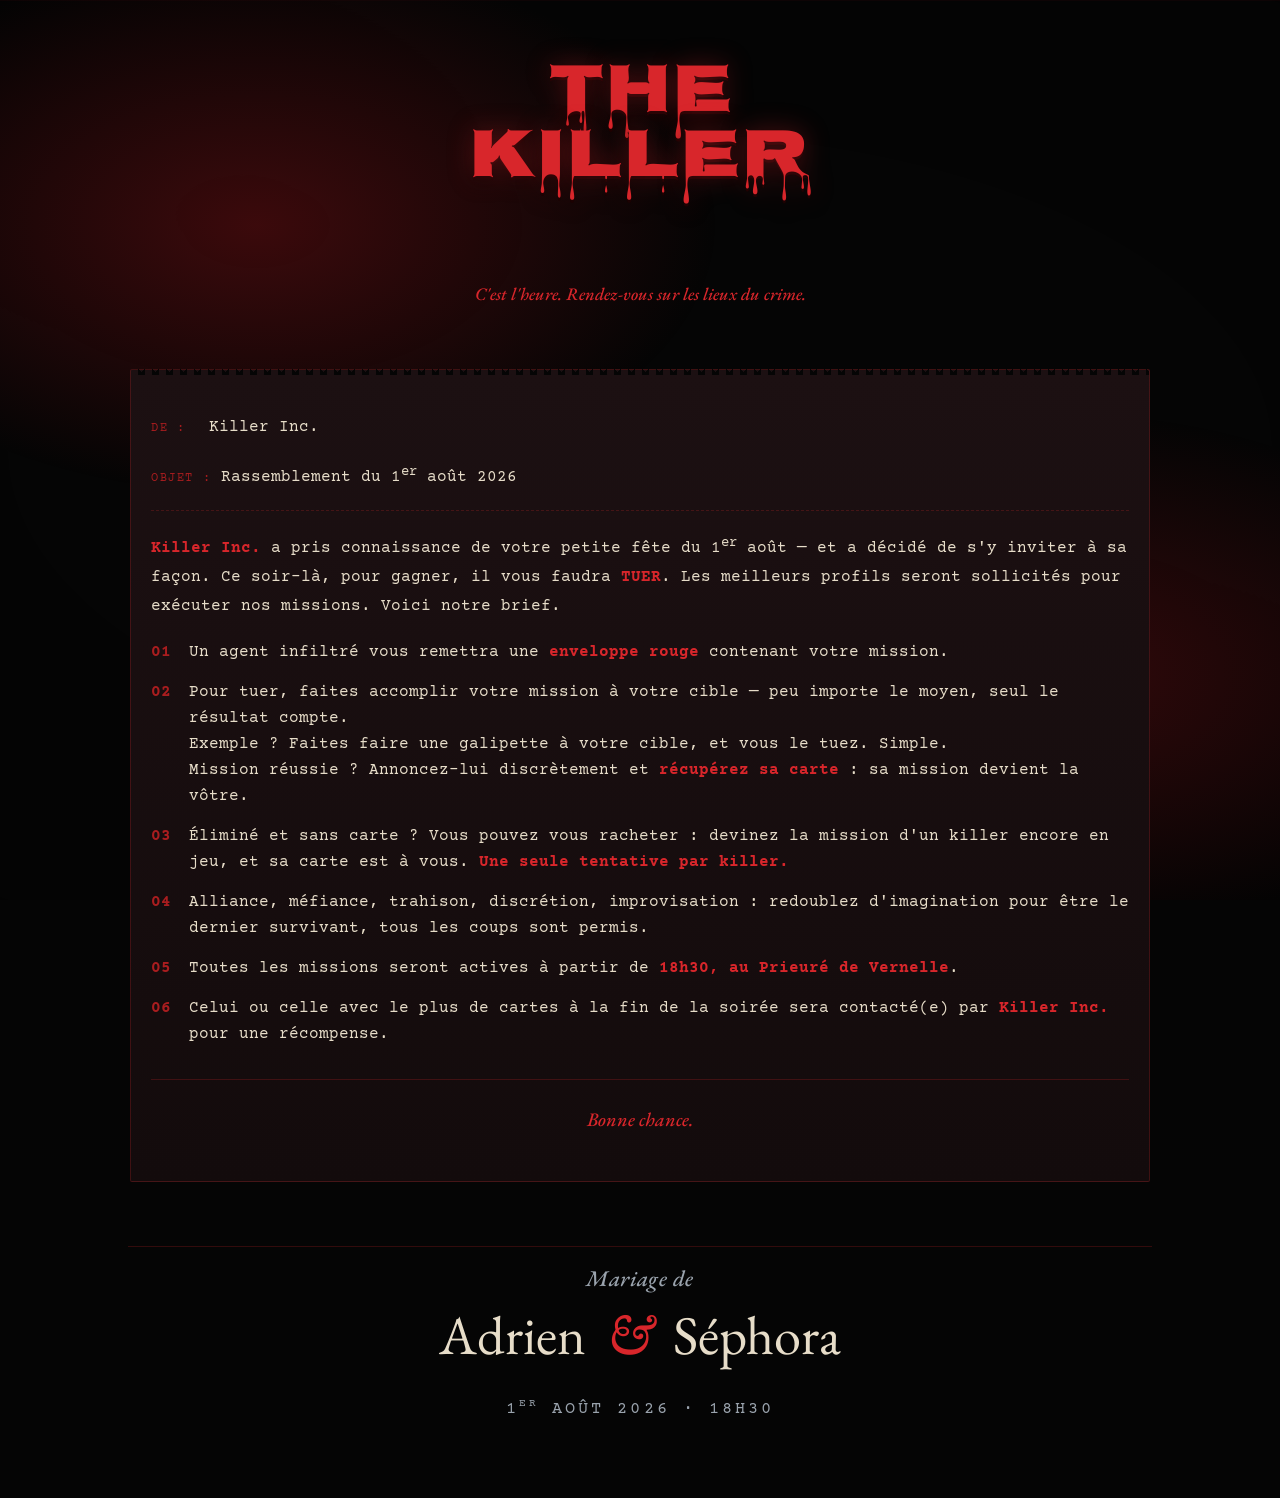
<file: index.html>
<!doctype html>
<html lang="fr">
<head>
<meta charset="UTF-8">
<meta name="viewport" content="width=device-width, initial-scale=1">
<title>The Killer — Mariage d'Adrien &amp; Séphora</title>
<meta name="description" content="Save the date : le mariage d'Adrien et Séphora, le 1er août 2026 à 18h30. Thème « The Killer ». Compte à rebours avant le grand jour.">

<meta property="og:type" content="website">
<meta property="og:title" content="The Killer — Mariage d'Adrien &amp; Séphora">
<meta property="og:description" content="Save the date : 1er août 2026, 18h30. Compte à rebours avant le grand jour.">
<meta property="og:image" content="https://remy-v.github.io/the-killer-invitation/og-image.svg">
<meta property="og:image:width" content="1200">
<meta property="og:image:height" content="630">
<meta property="og:image:alt" content="The Killer — Mariage d'Adrien &amp; Séphora">
<meta property="og:url" content="https://remy-v.github.io/the-killer-invitation/">
<meta property="og:locale" content="fr_FR">

<meta name="twitter:card" content="summary_large_image">
<meta name="twitter:title" content="The Killer — Mariage d'Adrien &amp; Séphora">
<meta name="twitter:description" content="Save the date : 1er août 2026, 18h30.">
<meta name="twitter:image" content="https://remy-v.github.io/the-killer-invitation/og-image.svg">

<meta name="theme-color" content="#050505">
<link rel="stylesheet" href="fonts.css">
</head>
<body>
<style>

:root{
  --void:#050505;
  --panel:#130b0c;
  --panel-2:#1c1012;
  --blood-deep:#5c0c10;
  --blood:#a91d1f;
  --blood-bright:#d8262b;
  --bone:#e7ddc9;
  --steel:#9aa3ad;
  --steel-dim:#5b636b;
  --hair:rgba(216,38,43,0.22);
}

*{box-sizing:border-box;}
html,body{margin:0;padding:0;}
body{
  background:var(--void);
  color:var(--bone);
  font-family:'EB Garamond',Georgia,serif;
  overflow-x:hidden;
  -webkit-font-smoothing:antialiased;
}

/* ---------- ambient background ---------- */
body::before{
  content:"";
  position:fixed;
  inset:0;
  z-index:-1;
  pointer-events:none;
  background:
    radial-gradient(ellipse 60% 50% at 20% 25%, rgba(120,16,20,.48), transparent 60%),
    radial-gradient(ellipse 55% 45% at 82% 75%, rgba(120,16,20,.4), transparent 65%),
    radial-gradient(ellipse 140% 100% at 50% 50%, transparent 35%, rgba(0,0,0,.5) 100%);
  background-repeat:no-repeat;
  animation:ambientDrift 22s ease-in-out infinite alternate;
}
body::after{
  content:"";
  position:fixed;
  inset:0;
  z-index:-1;
  pointer-events:none;
  background:radial-gradient(ellipse 170% 130% at 50% 35%, rgba(216,38,43,.55), transparent 65%);
  opacity:0;
  mix-blend-mode:screen;
  animation:heartbeat 3s ease-in-out infinite;
}
@keyframes ambientDrift{
  0%{transform:scale(1) translate(0,0);}
  100%{transform:scale(1.14) translate(-4%,-3%);}
}
@keyframes heartbeat{
  0%,6%,15%,100%{opacity:0;}
  3%{opacity:.07;}
  12%{opacity:.045;}
}
@media (prefers-reduced-motion:reduce){
  body::before,body::after{animation:none;}
  body::after{opacity:0;}
}

/* ---------- sticky header ---------- */
.sticky-header{
  position:fixed;
  top:0;left:0;right:0;
  z-index:20;
  display:flex;
  align-items:center;
  justify-content:center;
  padding:.65em 1em;
  background:rgba(5,5,5,.88);
  -webkit-backdrop-filter:blur(6px);
  backdrop-filter:blur(6px);
  border-bottom:1px solid var(--hair);
  transform:translateY(-100%);
  transition:transform .3s ease;
}
.sticky-header.is-visible{transform:translateY(0);}
.sticky-header__title{
  margin:0;
  font-family:'Nosifer','EB Garamond',serif;
  font-weight:400;
  font-size:clamp(1rem,4vw,1.3rem);
  color:var(--blood-bright);
  white-space:nowrap;
  text-shadow:0 0 12px rgba(216,38,43,.4);
}
@media (prefers-reduced-motion:reduce){
  .sticky-header{transition:none;}
}

.stage{
  max-width:1120px;
  margin:0 auto;
  padding:clamp(1.5rem,5vw,4rem) clamp(1.25rem,5vw,3rem) clamp(3rem,8vw,5rem);
  display:flex;
  flex-direction:column;
  gap:clamp(2.5rem,6vw,4rem);
}

/* ---------- hero ---------- */
.hero{
  text-align:center;
}
.title{
  margin:0;
  font-family:'Nosifer','EB Garamond',serif;
  font-weight:400;
  line-height:.92;
  font-size:clamp(2.2rem,8vw,4.4rem);
  color:var(--blood-bright);
  text-shadow:
    0 0 26px rgba(216,38,43,.35),
    0 3px 0 #1a0304,
    0 6px 18px rgba(0,0,0,.7);
}

/* ---------- invite ---------- */
.invite{
  text-align:center;
  padding-top:clamp(.5rem,2vw,1rem);
  border-top:1px solid var(--hair);
}
.invite__lead{
  margin:0 0 .25em;
  font-style:italic;
  font-weight:500;
  font-size:clamp(1.05rem,3vw,1.4rem);
  color:var(--steel);
  letter-spacing:.02em;
}
.invite__names{
  margin:0 0 .5em;
  font-weight:400;
  font-size:clamp(2.1rem,6.5vw,3.4rem);
  color:var(--bone);
}
.invite__names .amp{
  font-style:italic;
  font-weight:500;
  color:var(--blood-bright);
  padding:0 .18em;
}
.invite__date{
  margin:0;
  font-family:'Courier Prime',ui-monospace,monospace;
  font-size:clamp(.85rem,2.4vw,1.05rem);
  letter-spacing:.18em;
  text-transform:uppercase;
  color:var(--steel);
}
.invite__date sup{font-size:.65em;}

/* ---------- countdown (terminal) ---------- */
.terminal{
  position:relative;
  background:var(--void);
  border:1px solid var(--hair);
  border-radius:2px;
  padding:clamp(1.5rem,5vw,2rem);
  font-family:'Courier Prime',ui-monospace,monospace;
  overflow:hidden;
}
.terminal::after{
  content:"";
  position:absolute;inset:0;
  background:repeating-linear-gradient(
    to bottom,
    rgba(216,38,43,.035) 0px,
    rgba(216,38,43,.035) 1px,
    transparent 1px,
    transparent 3px
  );
  pointer-events:none;
  animation:scan 9s linear infinite;
}
.terminal__head{
  display:flex;
  justify-content:space-between;
  font-size:.66rem;
  letter-spacing:.1em;
  text-transform:uppercase;
  color:var(--steel-dim);
  margin-bottom:1em;
  padding-bottom:.8em;
  border-bottom:1px dashed var(--hair);
}
.terminal__line{
  font-size:clamp(1rem,4vw,1.35rem);
  font-variant-numeric:tabular-nums;
  color:var(--blood-bright);
  margin:0 0 .5em;
  line-height:1.5;
}
.terminal__line:last-child{margin-bottom:0;}
.terminal__line .dim{color:var(--steel);}
.terminal__cursor{
  display:inline-block;
  width:.55em;height:1em;
  background:var(--blood-bright);
  vertical-align:-.15em;
  margin-left:.15em;
  animation:blink 1s steps(1) infinite;
}
.countdown__status{
  margin:1.5rem 0 0;
  text-align:center;
  font-style:italic;
  font-size:1.1rem;
  color:var(--blood-bright);
}
@keyframes blink{50%{opacity:.15;}}
@keyframes scan{0%{transform:translateY(0);}100%{transform:translateY(3px);}}
@media (prefers-reduced-motion:reduce){
  .terminal::after{animation:none;}
  .terminal__cursor{animation:none;}
}

/* ---------- brief ---------- */
.brief{
  position:relative;
  max-width:1020px;
  margin:0 auto;
  background:linear-gradient(180deg,var(--panel-2),var(--panel));
  border:1px solid var(--hair);
  border-radius:2px;
  padding:clamp(1.75rem,4vw,2.75rem) 20px;
}
.brief::before{
  content:"";
  position:absolute;
  left:0;right:0;top:-1px;
  height:6px;
  background:
    linear-gradient(135deg,transparent 50%,var(--void) 50%) 0 0/14px 12px repeat-x,
    linear-gradient(-135deg,transparent 50%,var(--void) 50%) 0 0/14px 12px repeat-x;
  background-position:0 0,7px 0;
}
.mail__head{
  margin:0 0 1.3em;
  padding-bottom:1.1em;
  border-bottom:1px dashed var(--hair);
}
.mail__head p{
  margin:0 0 .4em;
  font-family:'Courier Prime',ui-monospace,monospace;
  font-size:.82rem;
  color:var(--steel);
}
.mail__head p:last-child{margin-bottom:0;}
.mail__field{
  display:inline-block;
  min-width:4.2em;
  color:var(--blood);
  text-transform:uppercase;
  letter-spacing:.14em;
  font-size:.72rem;
}
.brief p{
  margin:0 0 1.15em;
  font-family:'Courier Prime',ui-monospace,monospace;
  font-size:clamp(.9rem,1.9vw,1.02rem);
  line-height:1.75;
  color:var(--bone);
}
.brief p:last-child{margin-bottom:0;}
.brief__rules{
  list-style:none;
  counter-reset:rule;
  margin:0 0 1.15em;
  padding:0;
}
.brief__rules li{
  counter-increment:rule;
  position:relative;
  padding-left:2.3em;
  margin-bottom:.85em;
  font-family:'Courier Prime',ui-monospace,monospace;
  font-size:clamp(.9rem,1.9vw,1.02rem);
  line-height:1.6;
  color:var(--bone);
}
.brief__rules li:last-child{margin-bottom:0;}
.brief__rules li::before{
  content:counter(rule,decimal-leading-zero);
  position:absolute;
  left:0;
  top:0;
  color:var(--blood);
  font-weight:700;
}
.brief strong{
  color:var(--blood-bright);
  font-weight:700;
}
.brief p.brief__sign{
  margin-top:1.6em;
  padding-top:1.2em;
  border-top:1px solid var(--hair);
  text-align:center;
  font-family:'EB Garamond',Georgia,serif;
  font-style:italic;
  font-weight:500;
  color:var(--blood-bright);
  font-size:1.2rem;
}

/* ---------- access ---------- */
.access{
  text-align:center;
  padding-top:clamp(.25rem,1.5vw,.75rem);
}
.access__form{
  display:inline-flex;
  align-items:center;
  gap:.5em;
}
.access__input{
  background:var(--panel);
  border:1px solid var(--hair);
  border-radius:2px;
  color:var(--bone);
  font-family:'Courier Prime',ui-monospace,monospace;
  font-size:.78rem;
  letter-spacing:.16em;
  text-transform:uppercase;
  text-align:center;
  width:12em;
  padding:.55em .6em;
}
.access__input::placeholder{
  color:var(--steel-dim);
  letter-spacing:.1em;
  text-transform:none;
}
.access__input:focus{
  outline:none;
  border-color:var(--blood);
}
.access__submit{
  background:none;
  border:1px solid var(--hair);
  border-radius:2px;
  color:var(--steel);
  font-family:'Courier Prime',ui-monospace,monospace;
  font-size:.7rem;
  letter-spacing:.12em;
  text-transform:uppercase;
  padding:.56em .8em;
  cursor:pointer;
}
.access__submit:hover,
.access__submit:focus-visible{
  color:var(--blood-bright);
  border-color:var(--blood);
}
.access.is-wrong .access__input{
  border-color:var(--blood-bright);
  animation:shake .3s;
}
@keyframes shake{
  25%{transform:translateX(-4px);}
  75%{transform:translateX(4px);}
}
@media (prefers-reduced-motion:reduce){
  .access.is-wrong .access__input{animation:none;}
}

</style>

<header class="sticky-header" id="stickyHeader" aria-hidden="true">
  <p class="sticky-header__title">The Killer</p>
</header>

<div class="stage">
  <header class="hero">
    <h1 class="title" id="titleTrigger">The<br>Killer</h1>
  </header>

  <section class="countdown" aria-label="Compte à rebours avant le mariage">
    <div class="terminal" id="cdTerminal">
      <div class="terminal__head"><span>killer-inc // dispatch</span><span id="cdClock">--:--:--</span></div>
      <p class="terminal__line" id="cdLine"><span class="dim">&gt; COUNTDOWN</span> 00j 00h 00m 00s<span class="terminal__cursor"></span></p>
      <p class="terminal__line dim" style="font-size:.72rem;">&gt; rendez-vous : prieuré de vernelle, 18h30</p>
    </div>
    <p class="countdown__status" id="cdStatus" hidden>C'est l'heure. Rendez-vous sur les lieux du crime.</p>
    <noscript><p class="countdown__status">Rendez-vous le 1er août 2026 à 18h30.</p></noscript>
  </section>

  <section class="brief" aria-label="Message de l'organisation">
    <header class="mail__head">
      <p><span class="mail__field">De :</span> Killer Inc.</p>
      <p><span class="mail__field">Objet :</span> Rassemblement du 1<sup>er</sup> août 2026</p>
    </header>
    <div class="mail__body">
      <p><strong>Killer Inc.</strong> a pris connaissance de votre petite fête du 1<sup>er</sup> août — et a décidé de s'y inviter à sa façon. Ce soir-là, pour gagner, il vous faudra <strong>TUER</strong>. Les meilleurs profils seront sollicités pour exécuter nos missions. Voici notre brief.</p>
      <ol class="brief__rules">
        <li>Un agent infiltré vous remettra une <strong>enveloppe rouge</strong> contenant votre mission.</li>
        <li>Pour tuer, faites accomplir votre mission à votre cible — peu importe le moyen, seul le résultat compte.<br>Exemple ? Faites faire une galipette à votre cible, et vous le tuez. Simple.<br>Mission réussie ? Annoncez-lui discrètement et <strong>récupérez sa carte</strong> : sa mission devient la vôtre.</li>
        <li>Éliminé et sans carte ? Vous pouvez vous racheter : devinez la mission d'un killer encore en jeu, et sa carte est à vous. <strong>Une seule tentative par killer.</strong></li>
        <li>Alliance, méfiance, trahison, discrétion, improvisation : redoublez d'imagination pour être le dernier survivant, tous les coups sont permis.</li>
        <li>Toutes les missions seront actives à partir de <strong>18h30, au Prieuré de Vernelle</strong>.</li>
        <li>Celui ou celle avec le plus de cartes à la fin de la soirée sera contacté(e) par <strong>Killer Inc.</strong> pour une récompense.</li>
      </ol>
      <p class="brief__sign">Bonne chance.</p>
    </div>
  </section>

  <section class="invite">
    <p class="invite__lead">Mariage de</p>
    <p class="invite__names">Adrien <span class="amp">&amp;</span> Séphora</p>
    <p class="invite__date">1<sup>er</sup> août 2026 · 18h30</p>
  </section>

  <section class="access" id="access" hidden>
    <form class="access__form" id="accessForm" autocomplete="off">
      <input class="access__input" id="accessInput" type="text" placeholder="Code d'accès" maxlength="12" aria-label="Code d'accès agent">
      <button class="access__submit" type="submit">Valider</button>
    </form>
  </section>
</div>

<script>
(function(){
  var target = new Date("2026-08-01T18:30:00+02:00").getTime();
  var terminal = document.getElementById("cdTerminal");
  var status = document.getElementById("cdStatus");
  var line = document.getElementById("cdLine");
  var clock = document.getElementById("cdClock");
  function pad(n){ return String(n).padStart(2,"0"); }
  function tick(){
    var diff = target - Date.now();
    if(diff <= 0){
      clearInterval(timer);
      terminal.hidden = true;
      status.hidden = false;
      return;
    }
    var s = Math.floor(diff/1000);
    var d = Math.floor(s/86400); s -= d*86400;
    var h = Math.floor(s/3600); s -= h*3600;
    var m = Math.floor(s/60); s -= m*60;
    line.innerHTML = '<span class="dim">&gt; COUNTDOWN</span> ' + pad(d) + 'j ' + pad(h) + 'h ' + pad(m) + 'm ' + pad(s) + 's<span class="terminal__cursor"></span>';
    var now = new Date();
    clock.textContent = pad(now.getHours()) + ":" + pad(now.getMinutes()) + ":" + pad(now.getSeconds());
  }
  tick();
  var timer = setInterval(tick, 1000);
})();

(function(){
  var trigger = document.getElementById("titleTrigger");
  var section = document.getElementById("access");
  var input = document.getElementById("accessInput");
  trigger.addEventListener("dblclick", function(){
    section.hidden = false;
    input.focus();
  });
})();

(function(){
  var form = document.getElementById("accessForm");
  var input = document.getElementById("accessInput");
  var section = form.closest(".access");
  form.addEventListener("submit", function(e){
    e.preventDefault();
    if(input.value.trim().toUpperCase() === "RELLIK"){
      window.location.href = "missions.html";
      return;
    }
    section.classList.remove("is-wrong");
    void section.offsetWidth;
    section.classList.add("is-wrong");
  });
})();

(function(){
  var header = document.getElementById("stickyHeader");
  var hero = document.querySelector(".hero");
  function onScroll(){
    var triggerY = hero.offsetTop + hero.offsetHeight;
    if(window.scrollY > triggerY){
      header.classList.add("is-visible");
    } else {
      header.classList.remove("is-visible");
    }
  }
  window.addEventListener("scroll", onScroll, { passive: true });
  onScroll();
})();
</script>
</body>
</html>
</file>
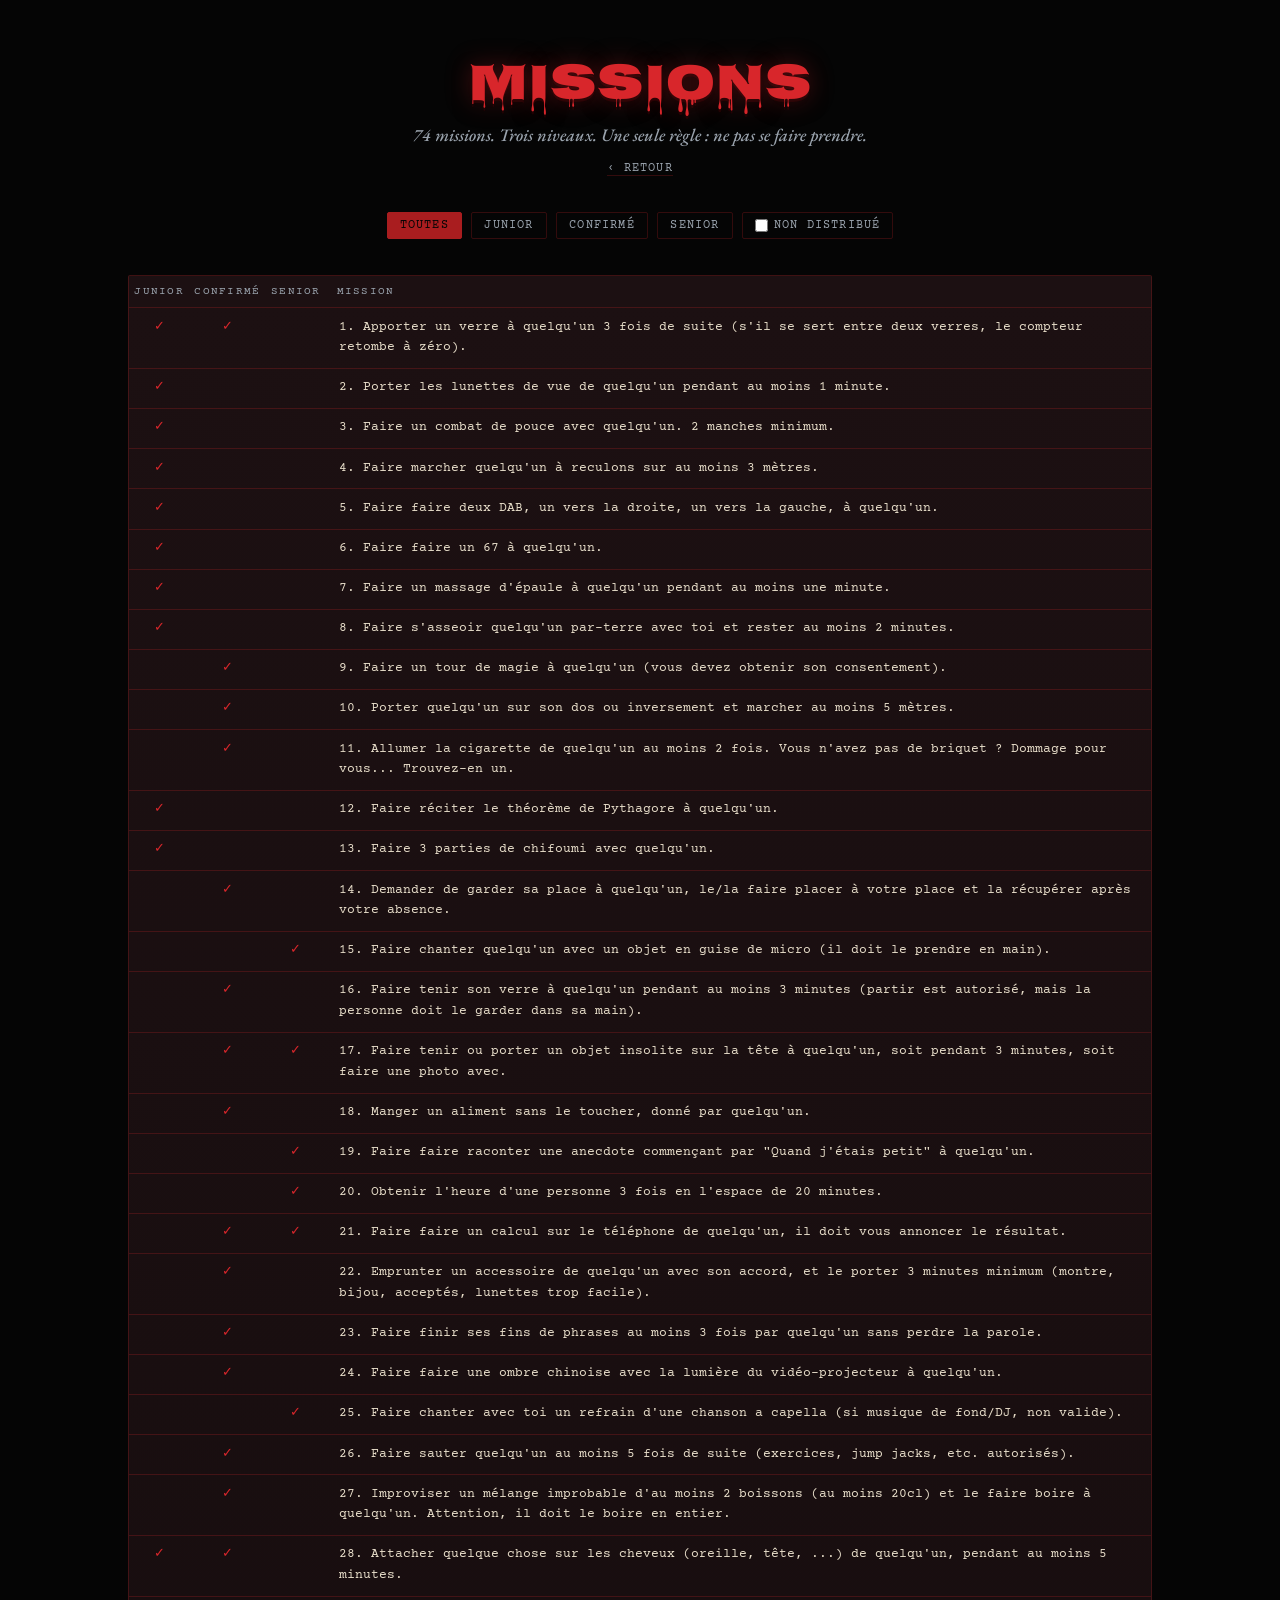
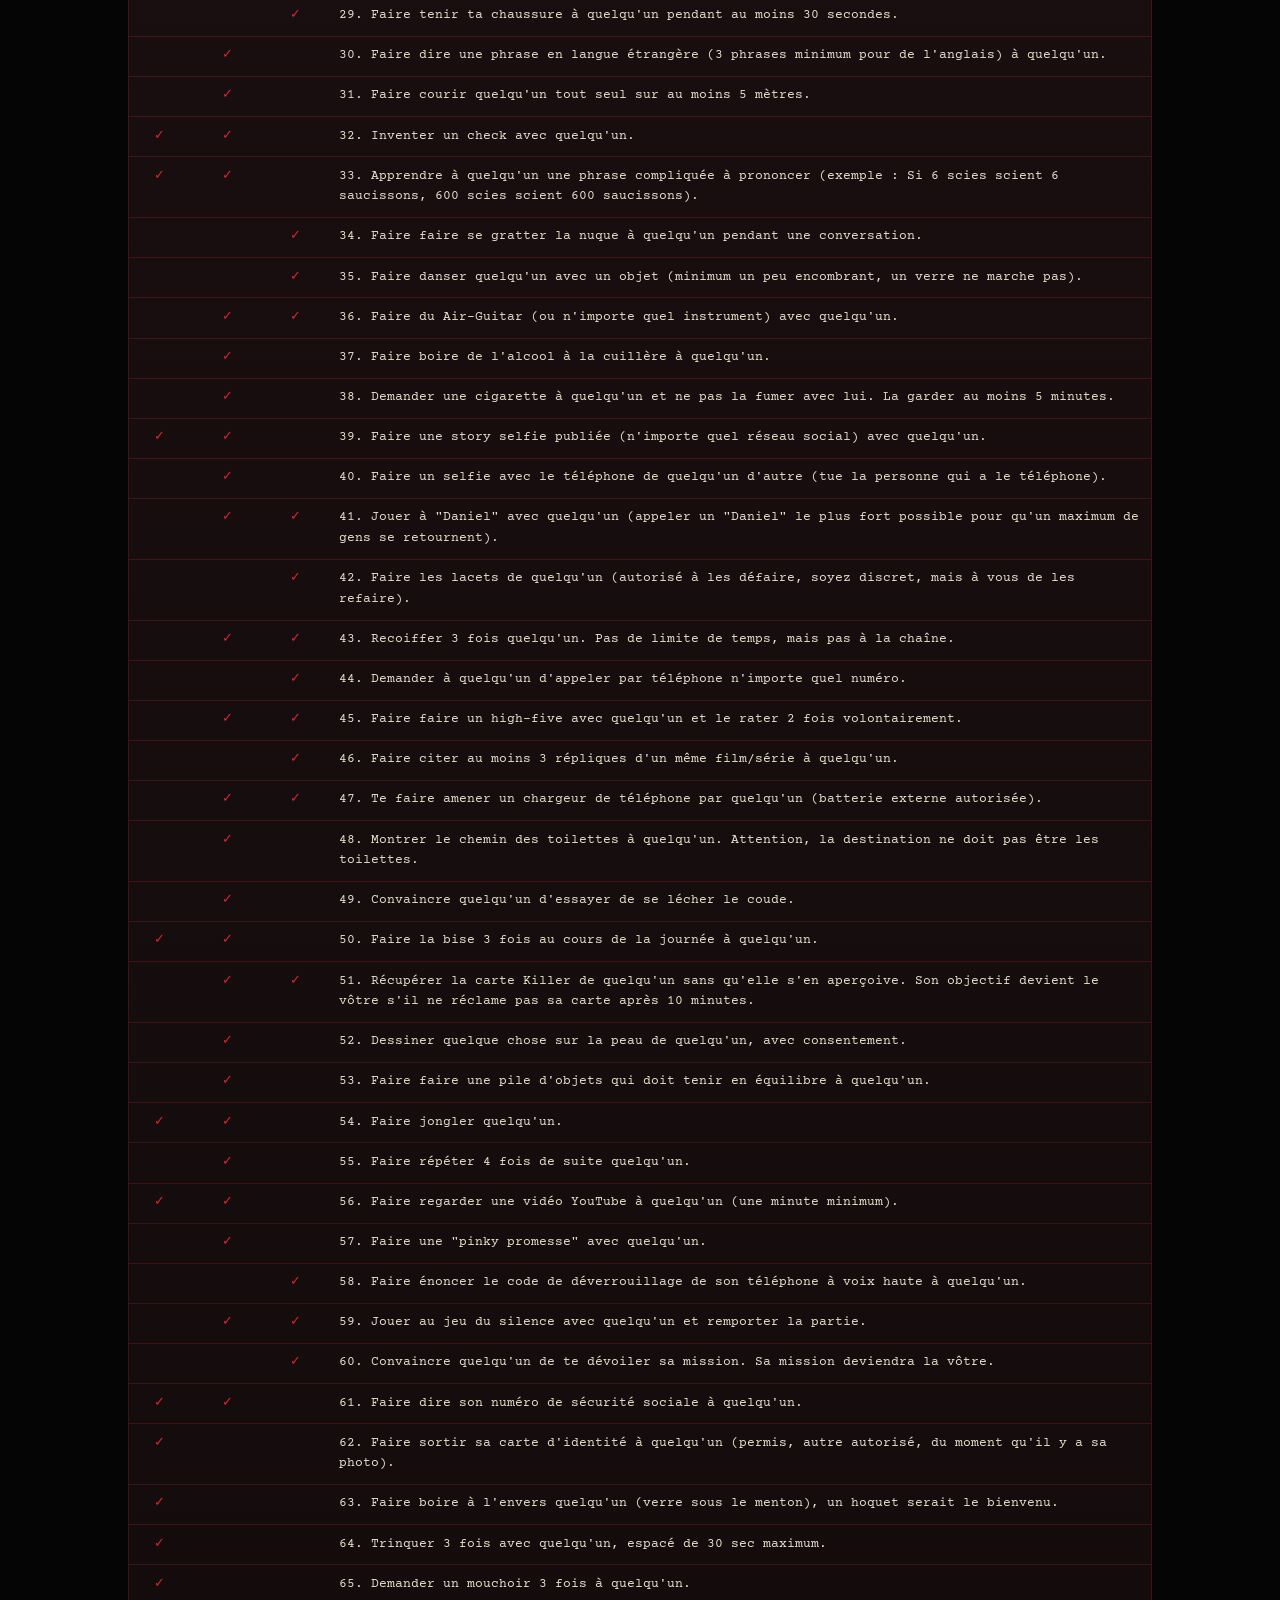
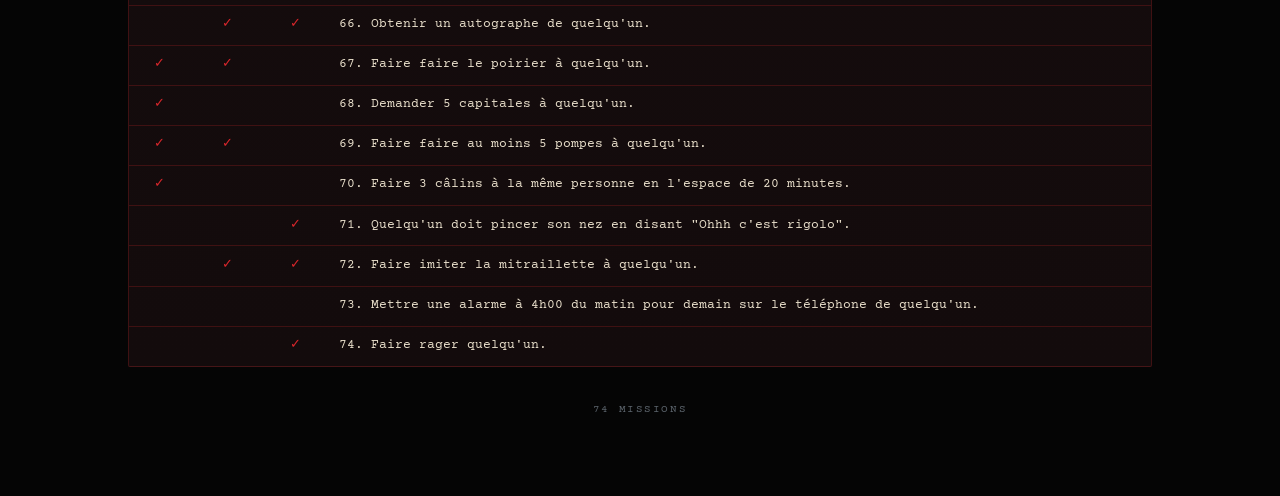
<file: missions.html>
<!doctype html>
<html lang="fr">
<head>
<meta charset="UTF-8">
<meta name="viewport" content="width=device-width, initial-scale=1">
<title>Missions — The Killer</title>
<meta name="robots" content="noindex, nofollow">
<meta name="theme-color" content="#050505">
<link rel="stylesheet" href="fonts.css">
</head>
<body>
<style>

:root{
  --void:#050505;
  --panel:#130b0c;
  --panel-2:#1c1012;
  --blood-deep:#5c0c10;
  --blood:#a91d1f;
  --blood-bright:#d8262b;
  --bone:#e7ddc9;
  --steel:#9aa3ad;
  --steel-dim:#5b636b;
  --hair:rgba(216,38,43,0.22);
}

*{box-sizing:border-box;}
html,body{margin:0;padding:0;}
body{
  background:var(--void);
  color:var(--bone);
  font-family:'EB Garamond',Georgia,serif;
  -webkit-font-smoothing:antialiased;
}

.stage{
  max-width:1120px;
  margin:0 auto;
  padding:clamp(1.5rem,5vw,4rem) clamp(1.25rem,5vw,3rem) clamp(3rem,8vw,5rem);
  display:flex;
  flex-direction:column;
  gap:clamp(1.5rem,4vw,2.25rem);
}

.hero{text-align:center;}
.title{
  margin:0;
  font-family:'Nosifer','EB Garamond',serif;
  font-weight:400;
  line-height:.92;
  font-size:clamp(1.8rem,6vw,3.2rem);
  color:var(--blood-bright);
  text-shadow:
    0 0 26px rgba(216,38,43,.35),
    0 3px 0 #1a0304,
    0 6px 18px rgba(0,0,0,.7);
}
.hero__lead{
  margin:.7em 0 0;
  font-style:italic;
  font-size:clamp(.95rem,2.4vw,1.1rem);
  color:var(--steel);
}
.back{
  display:inline-block;
  margin-top:1.3em;
  font-family:'Courier Prime',ui-monospace,monospace;
  font-size:.75rem;
  letter-spacing:.1em;
  text-transform:uppercase;
  color:var(--steel);
  text-decoration:none;
  border-bottom:1px solid var(--hair);
}
.back:hover,.back:focus-visible{color:var(--blood-bright);border-color:var(--blood);}

.filters{
  display:flex;
  flex-wrap:wrap;
  gap:.6em;
  justify-content:center;
}
.filters__btn{
  background:none;
  border:1px solid var(--hair);
  border-radius:2px;
  color:var(--steel);
  font-family:'Courier Prime',ui-monospace,monospace;
  font-size:.75rem;
  letter-spacing:.1em;
  text-transform:uppercase;
  padding:.5em 1em;
  cursor:pointer;
}
.filters__btn:hover{border-color:var(--blood);}
.filters__btn.is-active{
  color:var(--void);
  background:var(--blood);
  border-color:var(--blood);
}
.filters__toggle{
  display:inline-flex;
  align-items:center;
  gap:.45em;
  border:1px solid var(--hair);
  border-radius:2px;
  padding:.5em 1em;
  font-family:'Courier Prime',ui-monospace,monospace;
  font-size:.75rem;
  letter-spacing:.1em;
  text-transform:uppercase;
  color:var(--steel);
  cursor:pointer;
}
.filters__toggle:hover{border-color:var(--blood);}
.filters__toggle input{
  accent-color:var(--blood);
  width:1em;
  height:1em;
  margin:0;
}

.table-wrap{
  overflow-x:auto;
  border:1px solid var(--hair);
  border-radius:2px;
  background:linear-gradient(180deg,var(--panel-2),var(--panel));
}
table{
  width:100%;
  border-collapse:collapse;
  font-family:'Courier Prime',ui-monospace,monospace;
  font-size:.83rem;
}
thead th{
  position:sticky;
  top:0;
  background:var(--panel-2);
  color:var(--steel);
  text-transform:uppercase;
  letter-spacing:.12em;
  font-size:.66rem;
  font-weight:400;
  text-align:center;
  padding:.9em .5em;
  border-bottom:1px solid var(--hair);
  white-space:nowrap;
}
thead th:last-child{text-align:left;padding-left:1em;}
tbody td{
  padding:.7em .5em;
  border-bottom:1px solid var(--hair);
  text-align:center;
  color:var(--bone);
  vertical-align:top;
}
tbody td:last-child{
  text-align:left;
  padding-left:1em;
  line-height:1.55;
}
tbody tr:last-child td{border-bottom:none;}
tbody tr:hover{background:rgba(216,38,43,.07);}
.lvl{color:var(--blood-bright);}
.mission__text{display:block;}
.mission__name{
  display:block;
  margin-top:.4em;
  width:100%;
  max-width:220px;
  background:transparent;
  border:none;
  border-bottom:1px solid var(--hair);
  color:var(--blood-bright);
  font-family:'Courier Prime',ui-monospace,monospace;
  font-size:.78rem;
  padding:.2em 0;
}
.mission__name::placeholder{color:var(--steel-dim);}
.mission__name:focus{outline:none;border-bottom-color:var(--blood);}
.mission__name[readonly]{
  color:var(--blood-bright);
  border-bottom-color:transparent;
  cursor:default;
}
.mission__name[readonly]:placeholder-shown{
  display:none;
}

/* ---------- access ---------- */
.access{
  text-align:center;
}
.access__form{
  display:inline-flex;
  align-items:center;
  gap:.5em;
}
.access__input{
  background:var(--panel);
  border:1px solid var(--hair);
  border-radius:2px;
  color:var(--bone);
  font-family:'Courier Prime',ui-monospace,monospace;
  font-size:.78rem;
  letter-spacing:.16em;
  text-transform:uppercase;
  text-align:center;
  width:12em;
  padding:.55em .6em;
}
.access__input::placeholder{
  color:var(--steel-dim);
  letter-spacing:.1em;
  text-transform:none;
}
.access__input:focus{
  outline:none;
  border-color:var(--blood);
}
.access__submit{
  background:none;
  border:1px solid var(--hair);
  border-radius:2px;
  color:var(--steel);
  font-family:'Courier Prime',ui-monospace,monospace;
  font-size:.7rem;
  letter-spacing:.12em;
  text-transform:uppercase;
  padding:.56em .8em;
  cursor:pointer;
}
.access__submit:hover,
.access__submit:focus-visible{
  color:var(--blood-bright);
  border-color:var(--blood);
}
.access.is-wrong .access__input{
  border-color:var(--blood-bright);
  animation:shake .3s;
}
@keyframes shake{
  25%{transform:translateX(-4px);}
  75%{transform:translateX(4px);}
}
@media (prefers-reduced-motion:reduce){
  .access.is-wrong .access__input{animation:none;}
}

/* ---------- add mission ---------- */
.add__form{
  display:flex;
  flex-wrap:wrap;
  align-items:center;
  justify-content:center;
  gap:.6em 1em;
}
.add__text{
  background:var(--panel);
  border:1px solid var(--hair);
  border-radius:2px;
  color:var(--bone);
  font-family:'Courier Prime',ui-monospace,monospace;
  font-size:.8rem;
  padding:.55em .7em;
  flex:1 1 220px;
  min-width:180px;
}
.add__text::placeholder{color:var(--steel-dim);}
.add__text:focus{outline:none;border-color:var(--blood);}
.add__levels{
  display:flex;
  gap:.9em;
  flex-wrap:wrap;
}
.add__levels label{
  display:inline-flex;
  align-items:center;
  gap:.35em;
  color:var(--steel);
  text-transform:uppercase;
  letter-spacing:.08em;
  font-size:.7rem;
  cursor:pointer;
}
.add__levels input[type="checkbox"]{
  accent-color:var(--blood);
  width:1em;
  height:1em;
}

@media (max-width:640px){
  #missionsTable thead{display:none;}
  #missionsTable, #missionsTable tbody, #missionsTable tr, #missionsTable td{display:block;width:auto;}
  #missionsTable tbody tr{
    display:flex;
    flex-wrap:wrap;
    align-items:center;
    gap:.4em .5em;
    padding:.85em 1em;
    border-bottom:1px solid var(--hair);
  }
  #missionsTable tbody tr:last-child{border-bottom:none;}
  #missionsTable td{padding:0;border:none;text-align:left;vertical-align:middle;}
  #missionsTable td:empty{display:none;}
  #missionsTable td.lvl{
    order:1;
    font-size:0;
    line-height:0;
    border:1px solid var(--hair);
    border-radius:2px;
    padding:.3em .55em;
    background:rgba(216,38,43,.08);
  }
  #missionsTable td.lvl::before{
    font-size:.62rem;
    line-height:1;
    letter-spacing:.08em;
    text-transform:uppercase;
  }
  #missionsTable td:nth-child(1).lvl::before{content:"Junior";}
  #missionsTable td:nth-child(2).lvl::before{content:"Confirmé";}
  #missionsTable td:nth-child(3).lvl::before{content:"Senior";}
  #missionsTable td:last-child{
    order:2;
    width:100%;
    padding-top:.35em;
    font-size:.85rem;
    line-height:1.5;
  }
  .mission__name{max-width:100%;}
}

.count{
  margin:0;
  text-align:center;
  font-family:'Courier Prime',ui-monospace,monospace;
  font-size:.7rem;
  letter-spacing:.14em;
  text-transform:uppercase;
  color:var(--steel-dim);
}

</style>

<div class="stage">
  <header class="hero">
    <h1 class="title" id="titleTrigger">Missions</h1>
    <p class="hero__lead">74 missions. Trois niveaux. Une seule règle : ne pas se faire prendre.</p>
    <a class="back" href="index.html">‹ Retour</a>
  </header>

  <section class="access" id="access" hidden>
    <form class="access__form" id="accessForm" autocomplete="off">
      <input class="access__input" id="accessInput" type="text" placeholder="Code d'édition" maxlength="12" aria-label="Code d'édition des noms">
      <button class="access__submit" type="submit">Valider</button>
    </form>
  </section>

  <section class="add" id="addSection" hidden>
    <form class="add__form" id="addForm" autocomplete="off">
      <input class="add__text" id="addText" type="text" placeholder="Décrire la nouvelle mission" maxlength="300" required>
      <div class="add__levels">
        <label><input type="checkbox" name="lvl" value="junior"> Junior</label>
        <label><input type="checkbox" name="lvl" value="confirme"> Confirmé</label>
        <label><input type="checkbox" name="lvl" value="senior"> Senior</label>
      </div>
      <button class="access__submit" type="submit">Ajouter</button>
    </form>
  </section>

  <nav class="filters" aria-label="Filtrer par niveau">
    <button class="filters__btn is-active" data-filter="all" type="button">Toutes</button>
    <button class="filters__btn" data-filter="junior" type="button">Junior</button>
    <button class="filters__btn" data-filter="confirme" type="button">Confirmé</button>
    <button class="filters__btn" data-filter="senior" type="button">Senior</button>
    <label class="filters__toggle">
      <input type="checkbox" id="unassignedOnly">
      Non distribué
    </label>
  </nav>

  <div class="table-wrap">
    <table id="missionsTable">
      <thead>
        <tr>
          <th scope="col">Junior</th>
          <th scope="col">Confirmé</th>
          <th scope="col">Senior</th>
          <th scope="col">Mission</th>
        </tr>
      </thead>
      <tbody>
        <tr data-junior="1" data-confirme="1" data-id="1"><td class="lvl">✓</td><td class="lvl">✓</td><td></td><td><span class="mission__text">1. Apporter un verre à quelqu'un 3 fois de suite (s'il se sert entre deux verres, le compteur retombe à zéro).</span><input class="mission__name" type="text" readonly data-id="1" maxlength="40" placeholder="Nom" aria-label="Nom assigné à la mission 1"></td></tr>
        <tr data-junior="1" data-id="2"><td class="lvl">✓</td><td></td><td></td><td><span class="mission__text">2. Porter les lunettes de vue de quelqu'un pendant au moins 1 minute.</span><input class="mission__name" type="text" readonly data-id="2" maxlength="40" placeholder="Nom" aria-label="Nom assigné à la mission 2"></td></tr>
        <tr data-junior="1" data-id="3"><td class="lvl">✓</td><td></td><td></td><td><span class="mission__text">3. Faire un combat de pouce avec quelqu'un. 2 manches minimum.</span><input class="mission__name" type="text" readonly data-id="3" maxlength="40" placeholder="Nom" aria-label="Nom assigné à la mission 3"></td></tr>
        <tr data-junior="1" data-id="4"><td class="lvl">✓</td><td></td><td></td><td><span class="mission__text">4. Faire marcher quelqu'un à reculons sur au moins 3 mètres.</span><input class="mission__name" type="text" readonly data-id="4" maxlength="40" placeholder="Nom" aria-label="Nom assigné à la mission 4"></td></tr>
        <tr data-junior="1" data-id="5"><td class="lvl">✓</td><td></td><td></td><td><span class="mission__text">5. Faire faire deux DAB, un vers la droite, un vers la gauche, à quelqu'un.</span><input class="mission__name" type="text" readonly data-id="5" maxlength="40" placeholder="Nom" aria-label="Nom assigné à la mission 5"></td></tr>
        <tr data-junior="1" data-id="6"><td class="lvl">✓</td><td></td><td></td><td><span class="mission__text">6. Faire faire un 67 à quelqu'un.</span><input class="mission__name" type="text" readonly data-id="6" maxlength="40" placeholder="Nom" aria-label="Nom assigné à la mission 6"></td></tr>
        <tr data-junior="1" data-id="7"><td class="lvl">✓</td><td></td><td></td><td><span class="mission__text">7. Faire un massage d'épaule à quelqu'un pendant au moins une minute.</span><input class="mission__name" type="text" readonly data-id="7" maxlength="40" placeholder="Nom" aria-label="Nom assigné à la mission 7"></td></tr>
        <tr data-junior="1" data-id="8"><td class="lvl">✓</td><td></td><td></td><td><span class="mission__text">8. Faire s'asseoir quelqu'un par-terre avec toi et rester au moins 2 minutes.</span><input class="mission__name" type="text" readonly data-id="8" maxlength="40" placeholder="Nom" aria-label="Nom assigné à la mission 8"></td></tr>
        <tr data-confirme="1" data-id="9"><td></td><td class="lvl">✓</td><td></td><td><span class="mission__text">9. Faire un tour de magie à quelqu'un (vous devez obtenir son consentement).</span><input class="mission__name" type="text" readonly data-id="9" maxlength="40" placeholder="Nom" aria-label="Nom assigné à la mission 9"></td></tr>
        <tr data-confirme="1" data-id="10"><td></td><td class="lvl">✓</td><td></td><td><span class="mission__text">10. Porter quelqu'un sur son dos ou inversement et marcher au moins 5 mètres.</span><input class="mission__name" type="text" readonly data-id="10" maxlength="40" placeholder="Nom" aria-label="Nom assigné à la mission 10"></td></tr>
        <tr data-confirme="1" data-id="11"><td></td><td class="lvl">✓</td><td></td><td><span class="mission__text">11. Allumer la cigarette de quelqu'un au moins 2 fois. Vous n'avez pas de briquet ? Dommage pour vous... Trouvez-en un.</span><input class="mission__name" type="text" readonly data-id="11" maxlength="40" placeholder="Nom" aria-label="Nom assigné à la mission 11"></td></tr>
        <tr data-junior="1" data-id="12"><td class="lvl">✓</td><td></td><td></td><td><span class="mission__text">12. Faire réciter le théorème de Pythagore à quelqu'un.</span><input class="mission__name" type="text" readonly data-id="12" maxlength="40" placeholder="Nom" aria-label="Nom assigné à la mission 12"></td></tr>
        <tr data-junior="1" data-id="13"><td class="lvl">✓</td><td></td><td></td><td><span class="mission__text">13. Faire 3 parties de chifoumi avec quelqu'un.</span><input class="mission__name" type="text" readonly data-id="13" maxlength="40" placeholder="Nom" aria-label="Nom assigné à la mission 13"></td></tr>
        <tr data-confirme="1" data-id="14"><td></td><td class="lvl">✓</td><td></td><td><span class="mission__text">14. Demander de garder sa place à quelqu'un, le/la faire placer à votre place et la récupérer après votre absence.</span><input class="mission__name" type="text" readonly data-id="14" maxlength="40" placeholder="Nom" aria-label="Nom assigné à la mission 14"></td></tr>
        <tr data-senior="1" data-id="15"><td></td><td></td><td class="lvl">✓</td><td><span class="mission__text">15. Faire chanter quelqu'un avec un objet en guise de micro (il doit le prendre en main).</span><input class="mission__name" type="text" readonly data-id="15" maxlength="40" placeholder="Nom" aria-label="Nom assigné à la mission 15"></td></tr>
        <tr data-confirme="1" data-id="16"><td></td><td class="lvl">✓</td><td></td><td><span class="mission__text">16. Faire tenir son verre à quelqu'un pendant au moins 3 minutes (partir est autorisé, mais la personne doit le garder dans sa main).</span><input class="mission__name" type="text" readonly data-id="16" maxlength="40" placeholder="Nom" aria-label="Nom assigné à la mission 16"></td></tr>
        <tr data-confirme="1" data-senior="1" data-id="17"><td></td><td class="lvl">✓</td><td class="lvl">✓</td><td><span class="mission__text">17. Faire tenir ou porter un objet insolite sur la tête à quelqu'un, soit pendant 3 minutes, soit faire une photo avec.</span><input class="mission__name" type="text" readonly data-id="17" maxlength="40" placeholder="Nom" aria-label="Nom assigné à la mission 17"></td></tr>
        <tr data-confirme="1" data-id="18"><td></td><td class="lvl">✓</td><td></td><td><span class="mission__text">18. Manger un aliment sans le toucher, donné par quelqu'un.</span><input class="mission__name" type="text" readonly data-id="18" maxlength="40" placeholder="Nom" aria-label="Nom assigné à la mission 18"></td></tr>
        <tr data-senior="1" data-id="19"><td></td><td></td><td class="lvl">✓</td><td><span class="mission__text">19. Faire faire raconter une anecdote commençant par "Quand j'étais petit" à quelqu'un.</span><input class="mission__name" type="text" readonly data-id="19" maxlength="40" placeholder="Nom" aria-label="Nom assigné à la mission 19"></td></tr>
        <tr data-senior="1" data-id="20"><td></td><td></td><td class="lvl">✓</td><td><span class="mission__text">20. Obtenir l'heure d'une personne 3 fois en l'espace de 20 minutes.</span><input class="mission__name" type="text" readonly data-id="20" maxlength="40" placeholder="Nom" aria-label="Nom assigné à la mission 20"></td></tr>
        <tr data-confirme="1" data-senior="1" data-id="21"><td></td><td class="lvl">✓</td><td class="lvl">✓</td><td><span class="mission__text">21. Faire faire un calcul sur le téléphone de quelqu'un, il doit vous annoncer le résultat.</span><input class="mission__name" type="text" readonly data-id="21" maxlength="40" placeholder="Nom" aria-label="Nom assigné à la mission 21"></td></tr>
        <tr data-confirme="1" data-id="22"><td></td><td class="lvl">✓</td><td></td><td><span class="mission__text">22. Emprunter un accessoire de quelqu'un avec son accord, et le porter 3 minutes minimum (montre, bijou, acceptés, lunettes trop facile).</span><input class="mission__name" type="text" readonly data-id="22" maxlength="40" placeholder="Nom" aria-label="Nom assigné à la mission 22"></td></tr>
        <tr data-confirme="1" data-id="23"><td></td><td class="lvl">✓</td><td></td><td><span class="mission__text">23. Faire finir ses fins de phrases au moins 3 fois par quelqu'un sans perdre la parole.</span><input class="mission__name" type="text" readonly data-id="23" maxlength="40" placeholder="Nom" aria-label="Nom assigné à la mission 23"></td></tr>
        <tr data-confirme="1" data-id="24"><td></td><td class="lvl">✓</td><td></td><td><span class="mission__text">24. Faire faire une ombre chinoise avec la lumière du vidéo-projecteur à quelqu'un.</span><input class="mission__name" type="text" readonly data-id="24" maxlength="40" placeholder="Nom" aria-label="Nom assigné à la mission 24"></td></tr>
        <tr data-senior="1" data-id="25"><td></td><td></td><td class="lvl">✓</td><td><span class="mission__text">25. Faire chanter avec toi un refrain d'une chanson a capella (si musique de fond/DJ, non valide).</span><input class="mission__name" type="text" readonly data-id="25" maxlength="40" placeholder="Nom" aria-label="Nom assigné à la mission 25"></td></tr>
        <tr data-confirme="1" data-id="26"><td></td><td class="lvl">✓</td><td></td><td><span class="mission__text">26. Faire sauter quelqu'un au moins 5 fois de suite (exercices, jump jacks, etc. autorisés).</span><input class="mission__name" type="text" readonly data-id="26" maxlength="40" placeholder="Nom" aria-label="Nom assigné à la mission 26"></td></tr>
        <tr data-confirme="1" data-id="27"><td></td><td class="lvl">✓</td><td></td><td><span class="mission__text">27. Improviser un mélange improbable d'au moins 2 boissons (au moins 20cl) et le faire boire à quelqu'un. Attention, il doit le boire en entier.</span><input class="mission__name" type="text" readonly data-id="27" maxlength="40" placeholder="Nom" aria-label="Nom assigné à la mission 27"></td></tr>
        <tr data-junior="1" data-confirme="1" data-id="28"><td class="lvl">✓</td><td class="lvl">✓</td><td></td><td><span class="mission__text">28. Attacher quelque chose sur les cheveux (oreille, tête, ...) de quelqu'un, pendant au moins 5 minutes.</span><input class="mission__name" type="text" readonly data-id="28" maxlength="40" placeholder="Nom" aria-label="Nom assigné à la mission 28"></td></tr>
        <tr data-senior="1" data-id="29"><td></td><td></td><td class="lvl">✓</td><td><span class="mission__text">29. Faire tenir ta chaussure à quelqu'un pendant au moins 30 secondes.</span><input class="mission__name" type="text" readonly data-id="29" maxlength="40" placeholder="Nom" aria-label="Nom assigné à la mission 29"></td></tr>
        <tr data-confirme="1" data-id="30"><td></td><td class="lvl">✓</td><td></td><td><span class="mission__text">30. Faire dire une phrase en langue étrangère (3 phrases minimum pour de l'anglais) à quelqu'un.</span><input class="mission__name" type="text" readonly data-id="30" maxlength="40" placeholder="Nom" aria-label="Nom assigné à la mission 30"></td></tr>
        <tr data-confirme="1" data-id="31"><td></td><td class="lvl">✓</td><td></td><td><span class="mission__text">31. Faire courir quelqu'un tout seul sur au moins 5 mètres.</span><input class="mission__name" type="text" readonly data-id="31" maxlength="40" placeholder="Nom" aria-label="Nom assigné à la mission 31"></td></tr>
        <tr data-junior="1" data-confirme="1" data-id="32"><td class="lvl">✓</td><td class="lvl">✓</td><td></td><td><span class="mission__text">32. Inventer un check avec quelqu'un.</span><input class="mission__name" type="text" readonly data-id="32" maxlength="40" placeholder="Nom" aria-label="Nom assigné à la mission 32"></td></tr>
        <tr data-junior="1" data-confirme="1" data-id="33"><td class="lvl">✓</td><td class="lvl">✓</td><td></td><td><span class="mission__text">33. Apprendre à quelqu'un une phrase compliquée à prononcer (exemple : Si 6 scies scient 6 saucissons, 600 scies scient 600 saucissons).</span><input class="mission__name" type="text" readonly data-id="33" maxlength="40" placeholder="Nom" aria-label="Nom assigné à la mission 33"></td></tr>
        <tr data-senior="1" data-id="34"><td></td><td></td><td class="lvl">✓</td><td><span class="mission__text">34. Faire faire se gratter la nuque à quelqu'un pendant une conversation.</span><input class="mission__name" type="text" readonly data-id="34" maxlength="40" placeholder="Nom" aria-label="Nom assigné à la mission 34"></td></tr>
        <tr data-senior="1" data-id="35"><td></td><td></td><td class="lvl">✓</td><td><span class="mission__text">35. Faire danser quelqu'un avec un objet (minimum un peu encombrant, un verre ne marche pas).</span><input class="mission__name" type="text" readonly data-id="35" maxlength="40" placeholder="Nom" aria-label="Nom assigné à la mission 35"></td></tr>
        <tr data-confirme="1" data-senior="1" data-id="36"><td></td><td class="lvl">✓</td><td class="lvl">✓</td><td><span class="mission__text">36. Faire du Air-Guitar (ou n'importe quel instrument) avec quelqu'un.</span><input class="mission__name" type="text" readonly data-id="36" maxlength="40" placeholder="Nom" aria-label="Nom assigné à la mission 36"></td></tr>
        <tr data-confirme="1" data-id="37"><td></td><td class="lvl">✓</td><td></td><td><span class="mission__text">37. Faire boire de l'alcool à la cuillère à quelqu'un.</span><input class="mission__name" type="text" readonly data-id="37" maxlength="40" placeholder="Nom" aria-label="Nom assigné à la mission 37"></td></tr>
        <tr data-confirme="1" data-id="38"><td></td><td class="lvl">✓</td><td></td><td><span class="mission__text">38. Demander une cigarette à quelqu'un et ne pas la fumer avec lui. La garder au moins 5 minutes.</span><input class="mission__name" type="text" readonly data-id="38" maxlength="40" placeholder="Nom" aria-label="Nom assigné à la mission 38"></td></tr>
        <tr data-junior="1" data-confirme="1" data-id="39"><td class="lvl">✓</td><td class="lvl">✓</td><td></td><td><span class="mission__text">39. Faire une story selfie publiée (n'importe quel réseau social) avec quelqu'un.</span><input class="mission__name" type="text" readonly data-id="39" maxlength="40" placeholder="Nom" aria-label="Nom assigné à la mission 39"></td></tr>
        <tr data-confirme="1" data-id="40"><td></td><td class="lvl">✓</td><td></td><td><span class="mission__text">40. Faire un selfie avec le téléphone de quelqu'un d'autre (tue la personne qui a le téléphone).</span><input class="mission__name" type="text" readonly data-id="40" maxlength="40" placeholder="Nom" aria-label="Nom assigné à la mission 40"></td></tr>
        <tr data-confirme="1" data-senior="1" data-id="41"><td></td><td class="lvl">✓</td><td class="lvl">✓</td><td><span class="mission__text">41. Jouer à "Daniel" avec quelqu'un (appeler un "Daniel" le plus fort possible pour qu'un maximum de gens se retournent).</span><input class="mission__name" type="text" readonly data-id="41" maxlength="40" placeholder="Nom" aria-label="Nom assigné à la mission 41"></td></tr>
        <tr data-senior="1" data-id="42"><td></td><td></td><td class="lvl">✓</td><td><span class="mission__text">42. Faire les lacets de quelqu'un (autorisé à les défaire, soyez discret, mais à vous de les refaire).</span><input class="mission__name" type="text" readonly data-id="42" maxlength="40" placeholder="Nom" aria-label="Nom assigné à la mission 42"></td></tr>
        <tr data-confirme="1" data-senior="1" data-id="43"><td></td><td class="lvl">✓</td><td class="lvl">✓</td><td><span class="mission__text">43. Recoiffer 3 fois quelqu'un. Pas de limite de temps, mais pas à la chaîne.</span><input class="mission__name" type="text" readonly data-id="43" maxlength="40" placeholder="Nom" aria-label="Nom assigné à la mission 43"></td></tr>
        <tr data-senior="1" data-id="44"><td></td><td></td><td class="lvl">✓</td><td><span class="mission__text">44. Demander à quelqu'un d'appeler par téléphone n'importe quel numéro.</span><input class="mission__name" type="text" readonly data-id="44" maxlength="40" placeholder="Nom" aria-label="Nom assigné à la mission 44"></td></tr>
        <tr data-confirme="1" data-senior="1" data-id="45"><td></td><td class="lvl">✓</td><td class="lvl">✓</td><td><span class="mission__text">45. Faire faire un high-five avec quelqu'un et le rater 2 fois volontairement.</span><input class="mission__name" type="text" readonly data-id="45" maxlength="40" placeholder="Nom" aria-label="Nom assigné à la mission 45"></td></tr>
        <tr data-senior="1" data-id="46"><td></td><td></td><td class="lvl">✓</td><td><span class="mission__text">46. Faire citer au moins 3 répliques d'un même film/série à quelqu'un.</span><input class="mission__name" type="text" readonly data-id="46" maxlength="40" placeholder="Nom" aria-label="Nom assigné à la mission 46"></td></tr>
        <tr data-confirme="1" data-senior="1" data-id="47"><td></td><td class="lvl">✓</td><td class="lvl">✓</td><td><span class="mission__text">47. Te faire amener un chargeur de téléphone par quelqu'un (batterie externe autorisée).</span><input class="mission__name" type="text" readonly data-id="47" maxlength="40" placeholder="Nom" aria-label="Nom assigné à la mission 47"></td></tr>
        <tr data-confirme="1" data-id="48"><td></td><td class="lvl">✓</td><td></td><td><span class="mission__text">48. Montrer le chemin des toilettes à quelqu'un. Attention, la destination ne doit pas être les toilettes.</span><input class="mission__name" type="text" readonly data-id="48" maxlength="40" placeholder="Nom" aria-label="Nom assigné à la mission 48"></td></tr>
        <tr data-confirme="1" data-id="49"><td></td><td class="lvl">✓</td><td></td><td><span class="mission__text">49. Convaincre quelqu'un d'essayer de se lécher le coude.</span><input class="mission__name" type="text" readonly data-id="49" maxlength="40" placeholder="Nom" aria-label="Nom assigné à la mission 49"></td></tr>
        <tr data-junior="1" data-confirme="1" data-id="50"><td class="lvl">✓</td><td class="lvl">✓</td><td></td><td><span class="mission__text">50. Faire la bise 3 fois au cours de la journée à quelqu'un.</span><input class="mission__name" type="text" readonly data-id="50" maxlength="40" placeholder="Nom" aria-label="Nom assigné à la mission 50"></td></tr>
        <tr data-confirme="1" data-senior="1" data-id="51"><td></td><td class="lvl">✓</td><td class="lvl">✓</td><td><span class="mission__text">51. Récupérer la carte Killer de quelqu'un sans qu'elle s'en aperçoive. Son objectif devient le vôtre s'il ne réclame pas sa carte après 10 minutes.</span><input class="mission__name" type="text" readonly data-id="51" maxlength="40" placeholder="Nom" aria-label="Nom assigné à la mission 51"></td></tr>
        <tr data-confirme="1" data-id="52"><td></td><td class="lvl">✓</td><td></td><td><span class="mission__text">52. Dessiner quelque chose sur la peau de quelqu'un, avec consentement.</span><input class="mission__name" type="text" readonly data-id="52" maxlength="40" placeholder="Nom" aria-label="Nom assigné à la mission 52"></td></tr>
        <tr data-confirme="1" data-id="53"><td></td><td class="lvl">✓</td><td></td><td><span class="mission__text">53. Faire faire une pile d'objets qui doit tenir en équilibre à quelqu'un.</span><input class="mission__name" type="text" readonly data-id="53" maxlength="40" placeholder="Nom" aria-label="Nom assigné à la mission 53"></td></tr>
        <tr data-junior="1" data-confirme="1" data-id="54"><td class="lvl">✓</td><td class="lvl">✓</td><td></td><td><span class="mission__text">54. Faire jongler quelqu'un.</span><input class="mission__name" type="text" readonly data-id="54" maxlength="40" placeholder="Nom" aria-label="Nom assigné à la mission 54"></td></tr>
        <tr data-confirme="1" data-id="55"><td></td><td class="lvl">✓</td><td></td><td><span class="mission__text">55. Faire répéter 4 fois de suite quelqu'un.</span><input class="mission__name" type="text" readonly data-id="55" maxlength="40" placeholder="Nom" aria-label="Nom assigné à la mission 55"></td></tr>
        <tr data-junior="1" data-confirme="1" data-id="56"><td class="lvl">✓</td><td class="lvl">✓</td><td></td><td><span class="mission__text">56. Faire regarder une vidéo YouTube à quelqu'un (une minute minimum).</span><input class="mission__name" type="text" readonly data-id="56" maxlength="40" placeholder="Nom" aria-label="Nom assigné à la mission 56"></td></tr>
        <tr data-confirme="1" data-id="57"><td></td><td class="lvl">✓</td><td></td><td><span class="mission__text">57. Faire une "pinky promesse" avec quelqu'un.</span><input class="mission__name" type="text" readonly data-id="57" maxlength="40" placeholder="Nom" aria-label="Nom assigné à la mission 57"></td></tr>
        <tr data-senior="1" data-id="58"><td></td><td></td><td class="lvl">✓</td><td><span class="mission__text">58. Faire énoncer le code de déverrouillage de son téléphone à voix haute à quelqu'un.</span><input class="mission__name" type="text" readonly data-id="58" maxlength="40" placeholder="Nom" aria-label="Nom assigné à la mission 58"></td></tr>
        <tr data-confirme="1" data-senior="1" data-id="59"><td></td><td class="lvl">✓</td><td class="lvl">✓</td><td><span class="mission__text">59. Jouer au jeu du silence avec quelqu'un et remporter la partie.</span><input class="mission__name" type="text" readonly data-id="59" maxlength="40" placeholder="Nom" aria-label="Nom assigné à la mission 59"></td></tr>
        <tr data-senior="1" data-id="60"><td></td><td></td><td class="lvl">✓</td><td><span class="mission__text">60. Convaincre quelqu'un de te dévoiler sa mission. Sa mission deviendra la vôtre.</span><input class="mission__name" type="text" readonly data-id="60" maxlength="40" placeholder="Nom" aria-label="Nom assigné à la mission 60"></td></tr>
        <tr data-junior="1" data-confirme="1" data-id="61"><td class="lvl">✓</td><td class="lvl">✓</td><td></td><td><span class="mission__text">61. Faire dire son numéro de sécurité sociale à quelqu'un.</span><input class="mission__name" type="text" readonly data-id="61" maxlength="40" placeholder="Nom" aria-label="Nom assigné à la mission 61"></td></tr>
        <tr data-junior="1" data-id="62"><td class="lvl">✓</td><td></td><td></td><td><span class="mission__text">62. Faire sortir sa carte d'identité à quelqu'un (permis, autre autorisé, du moment qu'il y a sa photo).</span><input class="mission__name" type="text" readonly data-id="62" maxlength="40" placeholder="Nom" aria-label="Nom assigné à la mission 62"></td></tr>
        <tr data-junior="1" data-id="63"><td class="lvl">✓</td><td></td><td></td><td><span class="mission__text">63. Faire boire à l'envers quelqu'un (verre sous le menton), un hoquet serait le bienvenu.</span><input class="mission__name" type="text" readonly data-id="63" maxlength="40" placeholder="Nom" aria-label="Nom assigné à la mission 63"></td></tr>
        <tr data-junior="1" data-id="64"><td class="lvl">✓</td><td></td><td></td><td><span class="mission__text">64. Trinquer 3 fois avec quelqu'un, espacé de 30 sec maximum.</span><input class="mission__name" type="text" readonly data-id="64" maxlength="40" placeholder="Nom" aria-label="Nom assigné à la mission 64"></td></tr>
        <tr data-junior="1" data-id="65"><td class="lvl">✓</td><td></td><td></td><td><span class="mission__text">65. Demander un mouchoir 3 fois à quelqu'un.</span><input class="mission__name" type="text" readonly data-id="65" maxlength="40" placeholder="Nom" aria-label="Nom assigné à la mission 65"></td></tr>
        <tr data-confirme="1" data-senior="1" data-id="66"><td></td><td class="lvl">✓</td><td class="lvl">✓</td><td><span class="mission__text">66. Obtenir un autographe de quelqu'un.</span><input class="mission__name" type="text" readonly data-id="66" maxlength="40" placeholder="Nom" aria-label="Nom assigné à la mission 66"></td></tr>
        <tr data-junior="1" data-confirme="1" data-id="67"><td class="lvl">✓</td><td class="lvl">✓</td><td></td><td><span class="mission__text">67. Faire faire le poirier à quelqu'un.</span><input class="mission__name" type="text" readonly data-id="67" maxlength="40" placeholder="Nom" aria-label="Nom assigné à la mission 67"></td></tr>
        <tr data-junior="1" data-id="68"><td class="lvl">✓</td><td></td><td></td><td><span class="mission__text">68. Demander 5 capitales à quelqu'un.</span><input class="mission__name" type="text" readonly data-id="68" maxlength="40" placeholder="Nom" aria-label="Nom assigné à la mission 68"></td></tr>
        <tr data-junior="1" data-confirme="1" data-id="69"><td class="lvl">✓</td><td class="lvl">✓</td><td></td><td><span class="mission__text">69. Faire faire au moins 5 pompes à quelqu'un.</span><input class="mission__name" type="text" readonly data-id="69" maxlength="40" placeholder="Nom" aria-label="Nom assigné à la mission 69"></td></tr>
        <tr data-junior="1" data-id="70"><td class="lvl">✓</td><td></td><td></td><td><span class="mission__text">70. Faire 3 câlins à la même personne en l'espace de 20 minutes.</span><input class="mission__name" type="text" readonly data-id="70" maxlength="40" placeholder="Nom" aria-label="Nom assigné à la mission 70"></td></tr>
        <tr data-senior="1" data-id="71"><td></td><td></td><td class="lvl">✓</td><td><span class="mission__text">71. Quelqu'un doit pincer son nez en disant "Ohhh c'est rigolo".</span><input class="mission__name" type="text" readonly data-id="71" maxlength="40" placeholder="Nom" aria-label="Nom assigné à la mission 71"></td></tr>
        <tr data-confirme="1" data-senior="1" data-id="72"><td></td><td class="lvl">✓</td><td class="lvl">✓</td><td><span class="mission__text">72. Faire imiter la mitraillette à quelqu'un.</span><input class="mission__name" type="text" readonly data-id="72" maxlength="40" placeholder="Nom" aria-label="Nom assigné à la mission 72"></td></tr>
        <tr data-id="73"><td></td><td></td><td></td><td><span class="mission__text">73. Mettre une alarme à 4h00 du matin pour demain sur le téléphone de quelqu'un.</span><input class="mission__name" type="text" readonly data-id="73" maxlength="40" placeholder="Nom" aria-label="Nom assigné à la mission 73"></td></tr>
        <tr data-senior="1" data-id="74"><td></td><td></td><td class="lvl">✓</td><td><span class="mission__text">74. Faire rager quelqu'un.</span><input class="mission__name" type="text" readonly data-id="74" maxlength="40" placeholder="Nom" aria-label="Nom assigné à la mission 74"></td></tr>
      </tbody>
    </table>
  </div>

  <p class="count" id="rowCount"></p>
</div>

<script>
(function(){
  var BIN_URL = "https://api.jsonbin.io/v3/b/6a655626f5f4af5e29c181b5";
  var ACCESS_KEY = "$2a$10$BKgBUClv.rFiSkRxLmcs9O6RfLSu1YwCj.VaSVGha3PiSlo10HwZG";
  var STORAGE_KEY = "killerMissionsUnlocked";

  var tbody = document.querySelector("#missionsTable tbody");
  var buttons = document.querySelectorAll(".filters__btn");
  var counter = document.getElementById("rowCount");
  var currentFilter = "all";
  var unlocked = localStorage.getItem(STORAGE_KEY) === "1";

  var accessSection = document.getElementById("access");
  var accessForm = document.getElementById("accessForm");
  var accessInput = document.getElementById("accessInput");
  var titleTrigger = document.getElementById("titleTrigger");

  var addSection = document.getElementById("addSection");
  var addForm = document.getElementById("addForm");
  var addText = document.getElementById("addText");
  var unassignedOnly = document.getElementById("unassignedOnly");

  function applyFilter(){
    var rows = tbody.querySelectorAll("tr");
    var visible = 0;
    for(var i = 0; i < rows.length; i++){
      var r = rows[i];
      var show = currentFilter === "all" || r.getAttribute("data-" + currentFilter) === "1";
      if(show && unassignedOnly.checked){
        var nameInput = r.querySelector(".mission__name");
        show = !!nameInput && nameInput.value.trim() === "";
      }
      r.style.display = show ? "" : "none";
      if(show) visible++;
    }
    counter.textContent = visible + (visible > 1 ? " missions" : " mission");
  }

  for(var b = 0; b < buttons.length; b++){
    buttons[b].addEventListener("click", function(){
      currentFilter = this.getAttribute("data-filter");
      for(var k = 0; k < buttons.length; k++){
        buttons[k].classList.toggle("is-active", buttons[k] === this);
      }
      applyFilter();
    });
  }

  unassignedOnly.addEventListener("change", applyFilter);

  function saveField(id, value){
    fetch(BIN_URL + "/latest", { headers: { "X-Access-Key": ACCESS_KEY } })
      .then(function(res){ return res.json(); })
      .then(function(data){
        var record = data.record || {};
        var assignments = record.assignments || {};
        if(value){
          assignments[id] = value;
        } else {
          delete assignments[id];
        }
        record.assignments = assignments;
        return fetch(BIN_URL, {
          method: "PUT",
          headers: { "Content-Type": "application/json", "X-Access-Key": ACCESS_KEY },
          body: JSON.stringify(record)
        });
      })
      .catch(function(){ /* la valeur reste affichée localement même si la sauvegarde échoue */ });
  }

  function wireNameInput(input){
    input.readOnly = !unlocked;
    input.addEventListener("change", function(){
      saveField(this.getAttribute("data-id"), this.value.trim());
      applyFilter();
    });
  }

  function buildRow(m){
    var tr = document.createElement("tr");
    tr.setAttribute("data-id", m.id);
    if(m.junior) tr.setAttribute("data-junior", "1");
    if(m.confirme) tr.setAttribute("data-confirme", "1");
    if(m.senior) tr.setAttribute("data-senior", "1");

    var tdJ = document.createElement("td");
    if(m.junior){ tdJ.className = "lvl"; tdJ.textContent = "✓"; }
    var tdC = document.createElement("td");
    if(m.confirme){ tdC.className = "lvl"; tdC.textContent = "✓"; }
    var tdS = document.createElement("td");
    if(m.senior){ tdS.className = "lvl"; tdS.textContent = "✓"; }

    var tdM = document.createElement("td");
    var span = document.createElement("span");
    span.className = "mission__text";
    span.textContent = m.id + ". " + m.text;
    var nameInput = document.createElement("input");
    nameInput.className = "mission__name";
    nameInput.type = "text";
    nameInput.maxLength = 40;
    nameInput.placeholder = "Nom";
    nameInput.setAttribute("data-id", m.id);
    nameInput.setAttribute("aria-label", "Nom assigné à la mission " + m.id);
    tdM.appendChild(span);
    tdM.appendChild(nameInput);

    tr.appendChild(tdJ);
    tr.appendChild(tdC);
    tr.appendChild(tdS);
    tr.appendChild(tdM);
    wireNameInput(nameInput);
    return tr;
  }

  function setUnlocked(){
    unlocked = true;
    var inputs = tbody.querySelectorAll(".mission__name");
    for(var i = 0; i < inputs.length; i++){
      inputs[i].readOnly = false;
    }
    accessSection.hidden = true;
    addSection.hidden = false;
  }

  titleTrigger.addEventListener("dblclick", function(){
    accessSection.hidden = false;
    accessInput.focus();
  });

  accessForm.addEventListener("submit", function(e){
    e.preventDefault();
    if(accessInput.value.trim().toUpperCase() === "EEE"){
      localStorage.setItem(STORAGE_KEY, "1");
      setUnlocked();
      return;
    }
    accessSection.classList.remove("is-wrong");
    void accessSection.offsetWidth;
    accessSection.classList.add("is-wrong");
  });

  addForm.addEventListener("submit", function(e){
    e.preventDefault();
    var text = addText.value.trim();
    var checks = addForm.querySelectorAll('input[name="lvl"]:checked');
    if(!text || checks.length === 0) return;
    var levels = { junior: false, confirme: false, senior: false };
    for(var c = 0; c < checks.length; c++){
      levels[checks[c].value] = true;
    }

    fetch(BIN_URL + "/latest", { headers: { "X-Access-Key": ACCESS_KEY } })
      .then(function(res){ return res.json(); })
      .then(function(data){
        var record = data.record || {};
        var custom = record.custom || [];
        var maxId = 76;
        for(var i = 0; i < custom.length; i++){
          if(custom[i].id > maxId) maxId = custom[i].id;
        }
        var mission = {
          id: maxId + 1,
          text: text,
          junior: levels.junior,
          confirme: levels.confirme,
          senior: levels.senior
        };
        custom.push(mission);
        record.custom = custom;
        return fetch(BIN_URL, {
          method: "PUT",
          headers: { "Content-Type": "application/json", "X-Access-Key": ACCESS_KEY },
          body: JSON.stringify(record)
        }).then(function(){
          tbody.appendChild(buildRow(mission));
          applyFilter();
          addForm.reset();
        });
      })
      .catch(function(){ /* échec réseau : la mission n'a pas pu être ajoutée */ });
  });

  // wire the 76 static rows, then load shared state (names + missions ajoutées ailleurs)
  var staticInputs = tbody.querySelectorAll(".mission__name");
  for(var s = 0; s < staticInputs.length; s++){
    wireNameInput(staticInputs[s]);
  }
  if(unlocked){
    setUnlocked();
  }

  fetch(BIN_URL + "/latest", { headers: { "X-Access-Key": ACCESS_KEY } })
    .then(function(res){ return res.json(); })
    .then(function(data){
      var record = data.record || {};
      var assignments = record.assignments || {};
      var custom = record.custom || [];
      for(var i = 0; i < custom.length; i++){
        tbody.appendChild(buildRow(custom[i]));
      }
      var allInputs = tbody.querySelectorAll(".mission__name");
      for(var j = 0; j < allInputs.length; j++){
        var id = allInputs[j].getAttribute("data-id");
        if(assignments[id]) allInputs[j].value = assignments[id];
      }
      applyFilter();
    })
    .catch(function(){ /* hors ligne : les champs restent modifiables, juste pas synchronisés */ });

  applyFilter();
})();
</script>
</body>
</html>
</file>
<file: fonts.css>
@font-face{font-family:'Nosifer';font-style:normal;font-weight:400;font-display:swap;src:url([data-uri]) format('woff2');}
@font-face{font-family:'EB Garamond';font-style:normal;font-weight:400;font-display:swap;src:url([data-uri]) format('woff2');}
@font-face{font-family:'EB Garamond';font-style:italic;font-weight:500;font-display:swap;src:url([data-uri]) format('woff2');}
@font-face{font-family:'Courier Prime';font-style:normal;font-weight:400;font-display:swap;src:url([data-uri]) format('woff2');}
@font-face{font-family:'Courier Prime';font-style:normal;font-weight:700;font-display:swap;src:url([data-uri]) format('woff2');}
</file>
